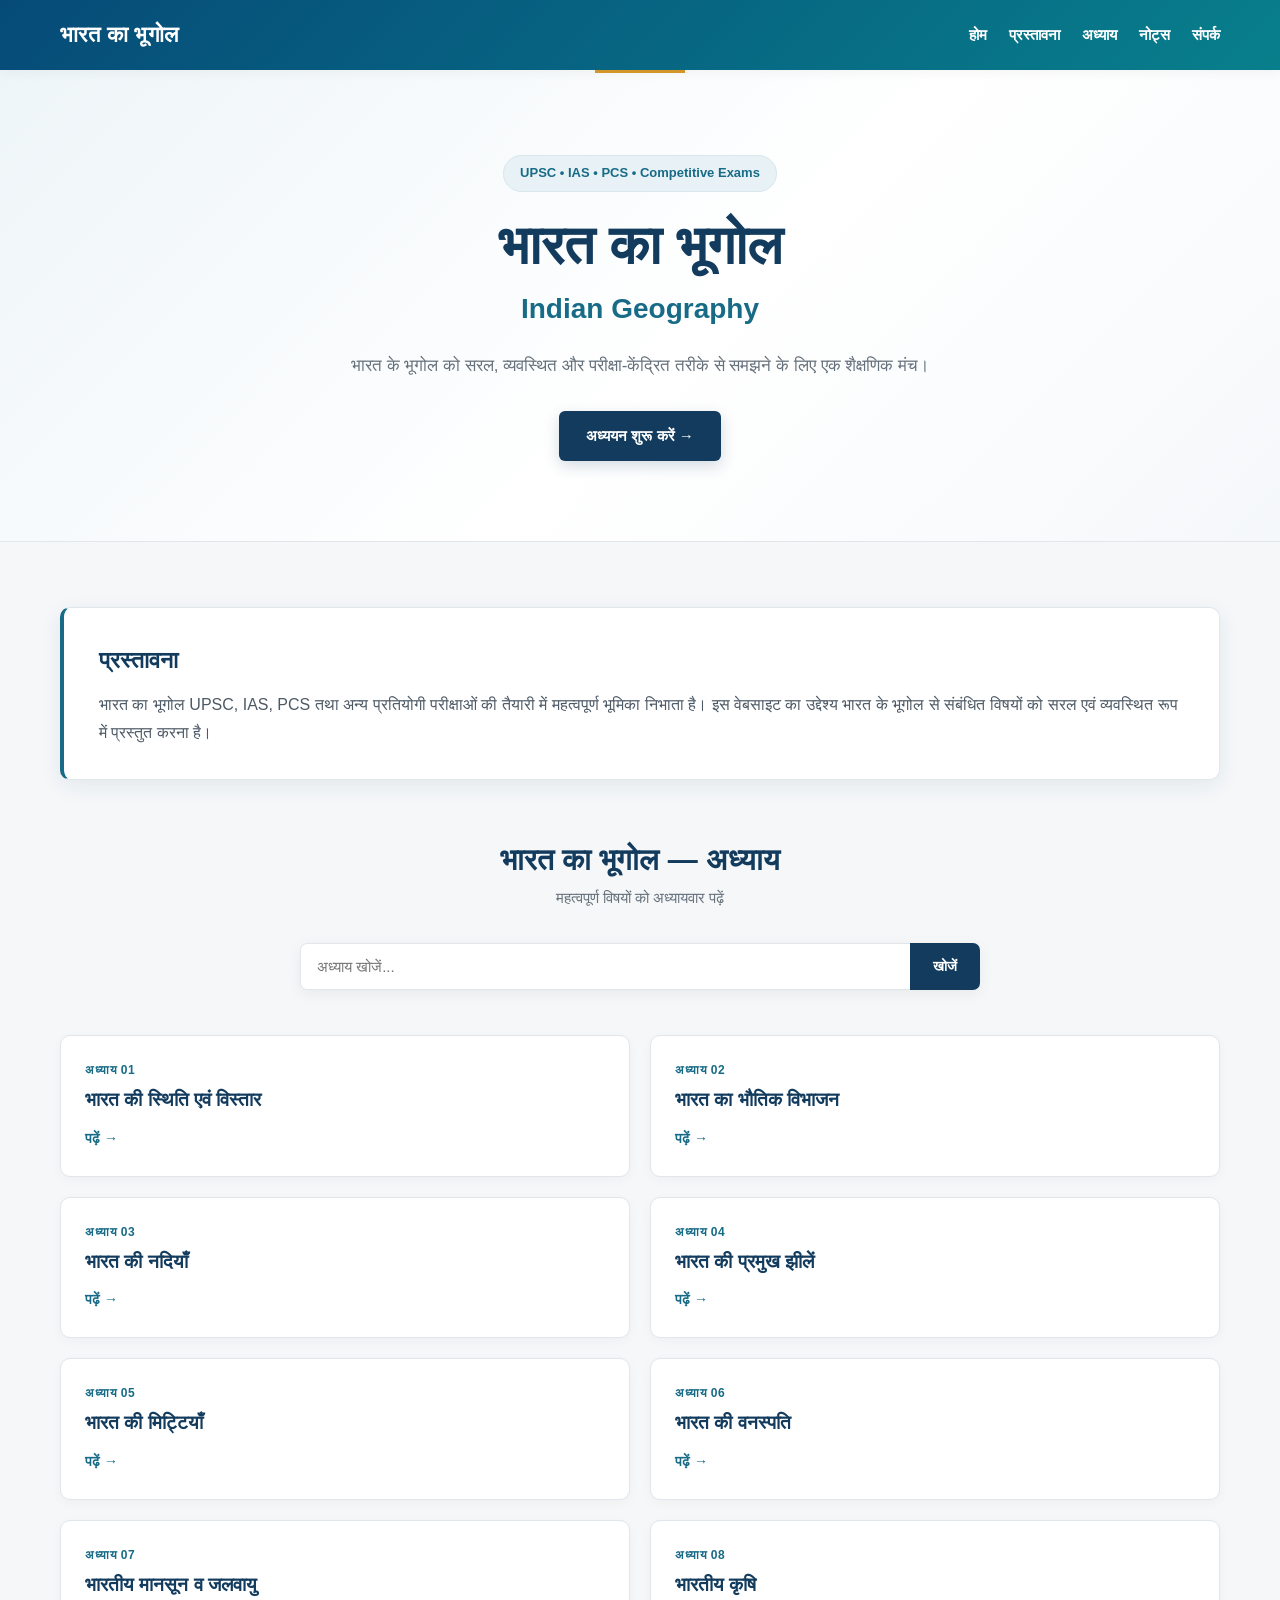
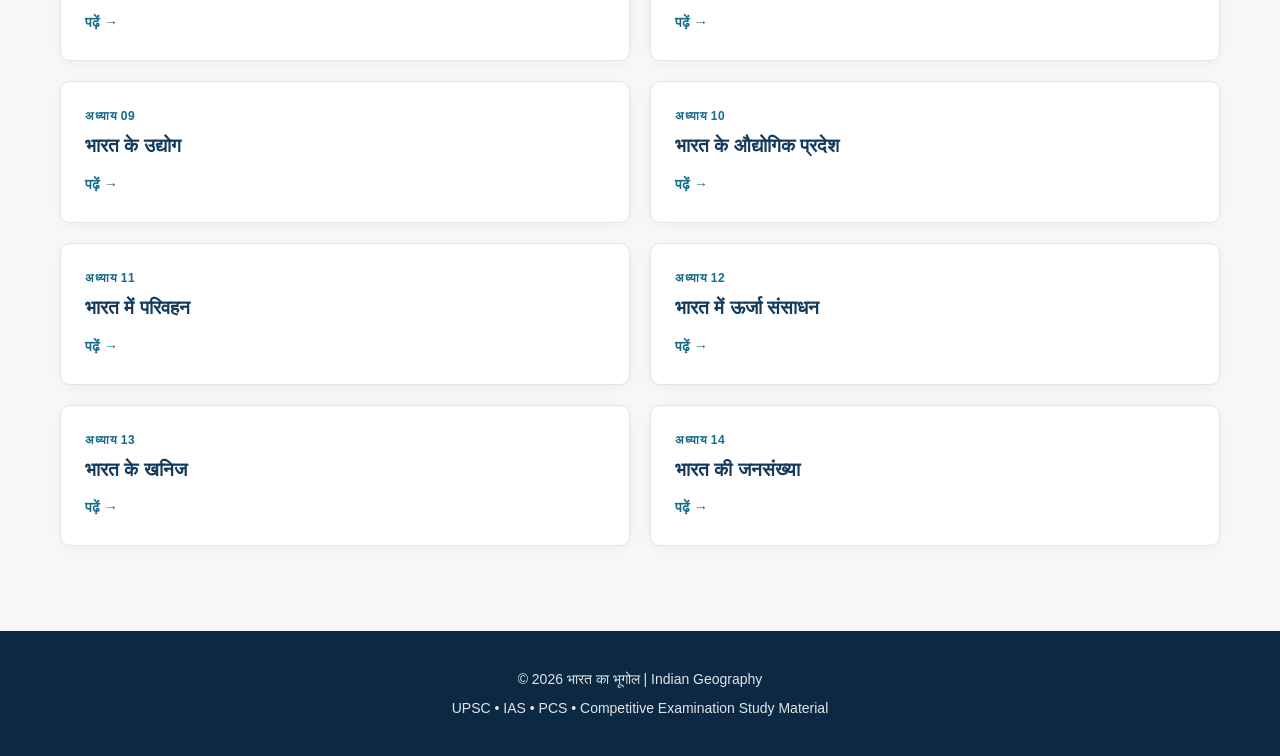
<file: index.html>
<!DOCTYPE html>
<html lang="hi">
<head>
    <link rel="stylesheet" href="style.css">
    <meta charset="UTF-8">

    <meta name="viewport" content="width=device-width, initial-scale=1.0">

    <title>भारत का भूगोल | Indian Geography | UPSC IAS PCS</title>

    <meta name="description"
          content="भारत का भूगोल — UPSC, IAS, PCS एवं अन्य प्रतियोगी परीक्षाओं के लिए सरल और व्यवस्थित अध्ययन सामग्री।">

    <meta name="keywords"
          content="Indian Geography, भारत का भूगोल, Indian Geography Notes, UPSC Geography, IAS Geography, PCS Geography">

    <meta name="author" content="भारत का भूगोल">

    
</head>

<body>

<header>
    <div class="nav">

        <div class="logo">
            भारत का भूगोल
        </div>

        <nav>
            <a href="index.html">होम</a>
            <a href="about.html">प्रस्तावना</a>
            <a href="chapters.html">अध्याय</a>
            <a href="notes.html">नोट्स</a>
            <a href="contact.html">संपर्क</a>
        </nav>

    </div>
</header>


<section class="hero">

    <div class="tag">
        UPSC • IAS • PCS • Competitive Exams
    </div>

    <h1>भारत का भूगोल</h1>

    <h2>Indian Geography</h2>

    <p>
        भारत के भूगोल को सरल, व्यवस्थित और परीक्षा-केंद्रित
        तरीके से समझने के लिए एक शैक्षणिक मंच।
    </p>

    <a href="chapters.html" class="button">
        अध्ययन शुरू करें →
    </a>

</section>


<main class="container">

    <section class="intro">

        <h3>प्रस्तावना</h3>

        <p>
            भारत का भूगोल UPSC, IAS, PCS तथा अन्य प्रतियोगी
            परीक्षाओं की तैयारी में महत्वपूर्ण भूमिका निभाता है।
            इस वेबसाइट का उद्देश्य भारत के भूगोल से संबंधित
            विषयों को सरल एवं व्यवस्थित रूप में प्रस्तुत करना है।
        </p>

    </section>


    <div class="section-title">

        <h2>भारत का भूगोल — अध्याय</h2>

        <p>
            महत्वपूर्ण विषयों को अध्यायवार पढ़ें
        </p>

    </div>


    <div class="search-box">

        <input
            type="search"
            placeholder="अध्याय खोजें..."
            aria-label="अध्याय खोजें">

        <button type="button">
            खोजें
        </button>

    </div>


    <section class="chapters">

        <div class="chapter">
            <div class="chapter-number">अध्याय 01</div>
            <h3>भारत की स्थिति एवं विस्तार</h3>
            <a href="chapter-01.html">पढ़ें →</a>
        </div>

        <div class="chapter">
            <div class="chapter-number">अध्याय 02</div>
            <h3>भारत का भौतिक विभाजन</h3>
            <a href="chapter-02.html">पढ़ें →</a>
        </div>

        <div class="chapter">
            <div class="chapter-number">अध्याय 03</div>
            <h3>भारत की नदियाँ</h3>
            <a href="chapter-03.html">पढ़ें →</a>
        </div>

        <div class="chapter">
            <div class="chapter-number">अध्याय 04</div>
            <h3>भारत की प्रमुख झीलें</h3>
            <a href="chapter-04.html">पढ़ें →</a>
        </div>

        <div class="chapter">
            <div class="chapter-number">अध्याय 05</div>
            <h3>भारत की मिट्टियाँ</h3>
            <a href="chapter-05.html">पढ़ें →</a>
        </div>

        <div class="chapter">
            <div class="chapter-number">अध्याय 06</div>
            <h3>भारत की वनस्पति</h3>
            <a href="chapter-06.html">पढ़ें →</a>
        </div>

        <div class="chapter">
            <div class="chapter-number">अध्याय 07</div>
            <h3>भारतीय मानसून व जलवायु</h3>
            <a href="chapter-07.html">पढ़ें →</a>
        </div>

        <div class="chapter">
            <div class="chapter-number">अध्याय 08</div>
            <h3>भारतीय कृषि</h3>
            <a href="chapter-08.html">पढ़ें →</a>
        </div>

        <div class="chapter">
            <div class="chapter-number">अध्याय 09</div>
            <h3>भारत के उद्योग</h3>
            <a href="chapter-09.html">पढ़ें →</a>
        </div>

        <div class="chapter">
            <div class="chapter-number">अध्याय 10</div>
            <h3>भारत के औद्योगिक प्रदेश</h3>
            <a href="chapter-10.html">पढ़ें →</a>
        </div>

        <div class="chapter">
            <div class="chapter-number">अध्याय 11</div>
            <h3>भारत में परिवहन</h3>
            <a href="chapter-11.html">पढ़ें →</a>
        </div>

        <div class="chapter">
            <div class="chapter-number">अध्याय 12</div>
            <h3>भारत में ऊर्जा संसाधन</h3>
            <a href="chapter-12.html">पढ़ें →</a>
        </div>

        <div class="chapter">
            <div class="chapter-number">अध्याय 13</div>
            <h3>भारत के खनिज</h3>
            <a href="chapter-13.html">पढ़ें →</a>
        </div>

        <div class="chapter">
            <div class="chapter-number">अध्याय 14</div>
            <h3>भारत की जनसंख्या</h3>
            <a href="chapter-14.html">पढ़ें →</a>
        </div>

    </section>

</main>


<footer>

    <p>
        © 2026 भारत का भूगोल | Indian Geography
    </p>

    <p>
        UPSC • IAS • PCS • Competitive Examination Study Material
    </p>

</footer>

</body>
</html>
</file>
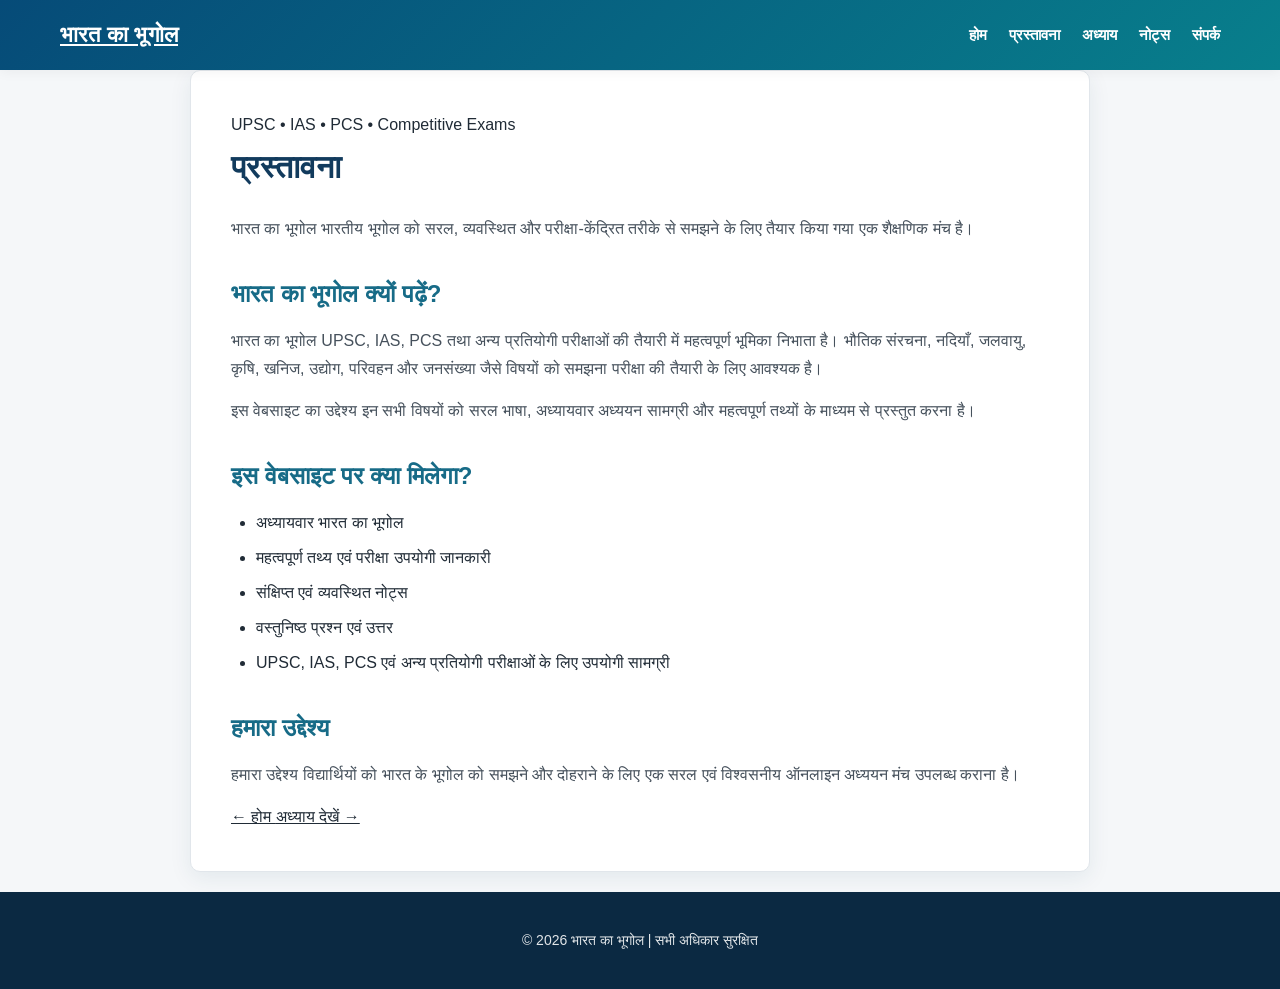
<file: about.html>
<!DOCTYPE html>
<html lang="hi">

<head>
    <meta charset="UTF-8">
    <meta name="viewport" content="width=device-width, initial-scale=1.0">

    <title>प्रस्तावना | भारत का भूगोल</title>

    <meta name="description"
          content="भारत का भूगोल वेबसाइट की प्रस्तावना। UPSC, IAS, PCS एवं प्रतियोगी परीक्षाओं के लिए व्यवस्थित अध्ययन सामग्री।">

    <link rel="stylesheet" href="style.css">
</head>

<body>

<header>
    <div class="nav">

        <a href="index.html" class="logo">
            भारत का भूगोल
        </a>

        <nav>
            <a href="index.html">होम</a>
            <a href="about.html">प्रस्तावना</a>
            <a href="chapters.html">अध्याय</a>
            <a href="notes.html">नोट्स</a>
            <a href="contact.html">संपर्क</a>
        </nav>

    </div>
</header>


<main class="content-page">

    <section class="page-hero">

        <span class="hero-tag">
            UPSC • IAS • PCS • Competitive Exams
        </span>

        <h1>प्रस्तावना</h1>

        <p>
            भारत का भूगोल भारतीय भूगोल को सरल, व्यवस्थित और
            परीक्षा-केंद्रित तरीके से समझने के लिए तैयार किया गया
            एक शैक्षणिक मंच है।
        </p>

    </section>


    <section class="content-card">

        <h2>भारत का भूगोल क्यों पढ़ें?</h2>

        <p>
            भारत का भूगोल UPSC, IAS, PCS तथा अन्य प्रतियोगी
            परीक्षाओं की तैयारी में महत्वपूर्ण भूमिका निभाता है।
            भौतिक संरचना, नदियाँ, जलवायु, कृषि, खनिज, उद्योग,
            परिवहन और जनसंख्या जैसे विषयों को समझना परीक्षा की
            तैयारी के लिए आवश्यक है।
        </p>

        <p>
            इस वेबसाइट का उद्देश्य इन सभी विषयों को सरल भाषा,
            अध्यायवार अध्ययन सामग्री और महत्वपूर्ण तथ्यों के
            माध्यम से प्रस्तुत करना है।
        </p>

    </section>


    <section class="content-card">

        <h2>इस वेबसाइट पर क्या मिलेगा?</h2>

        <ul>
            <li>अध्यायवार भारत का भूगोल</li>
            <li>महत्वपूर्ण तथ्य एवं परीक्षा उपयोगी जानकारी</li>
            <li>संक्षिप्त एवं व्यवस्थित नोट्स</li>
            <li>वस्तुनिष्ठ प्रश्न एवं उत्तर</li>
            <li>UPSC, IAS, PCS एवं अन्य प्रतियोगी परीक्षाओं के लिए उपयोगी सामग्री</li>
        </ul>

    </section>


    <section class="content-card">

        <h2>हमारा उद्देश्य</h2>

        <p>
            हमारा उद्देश्य विद्यार्थियों को भारत के भूगोल को
            समझने और दोहराने के लिए एक सरल एवं विश्वसनीय
            ऑनलाइन अध्ययन मंच उपलब्ध कराना है।
        </p>

    </section>


    <div class="page-navigation">

        <a href="index.html" class="btn">
            ← होम
        </a>

        <a href="chapters.html" class="btn">
            अध्याय देखें →
        </a>

    </div>

</main>


<footer>
    <p>
        © 2026 भारत का भूगोल | सभी अधिकार सुरक्षित
    </p>
</footer>

</body>
</html>
</file>
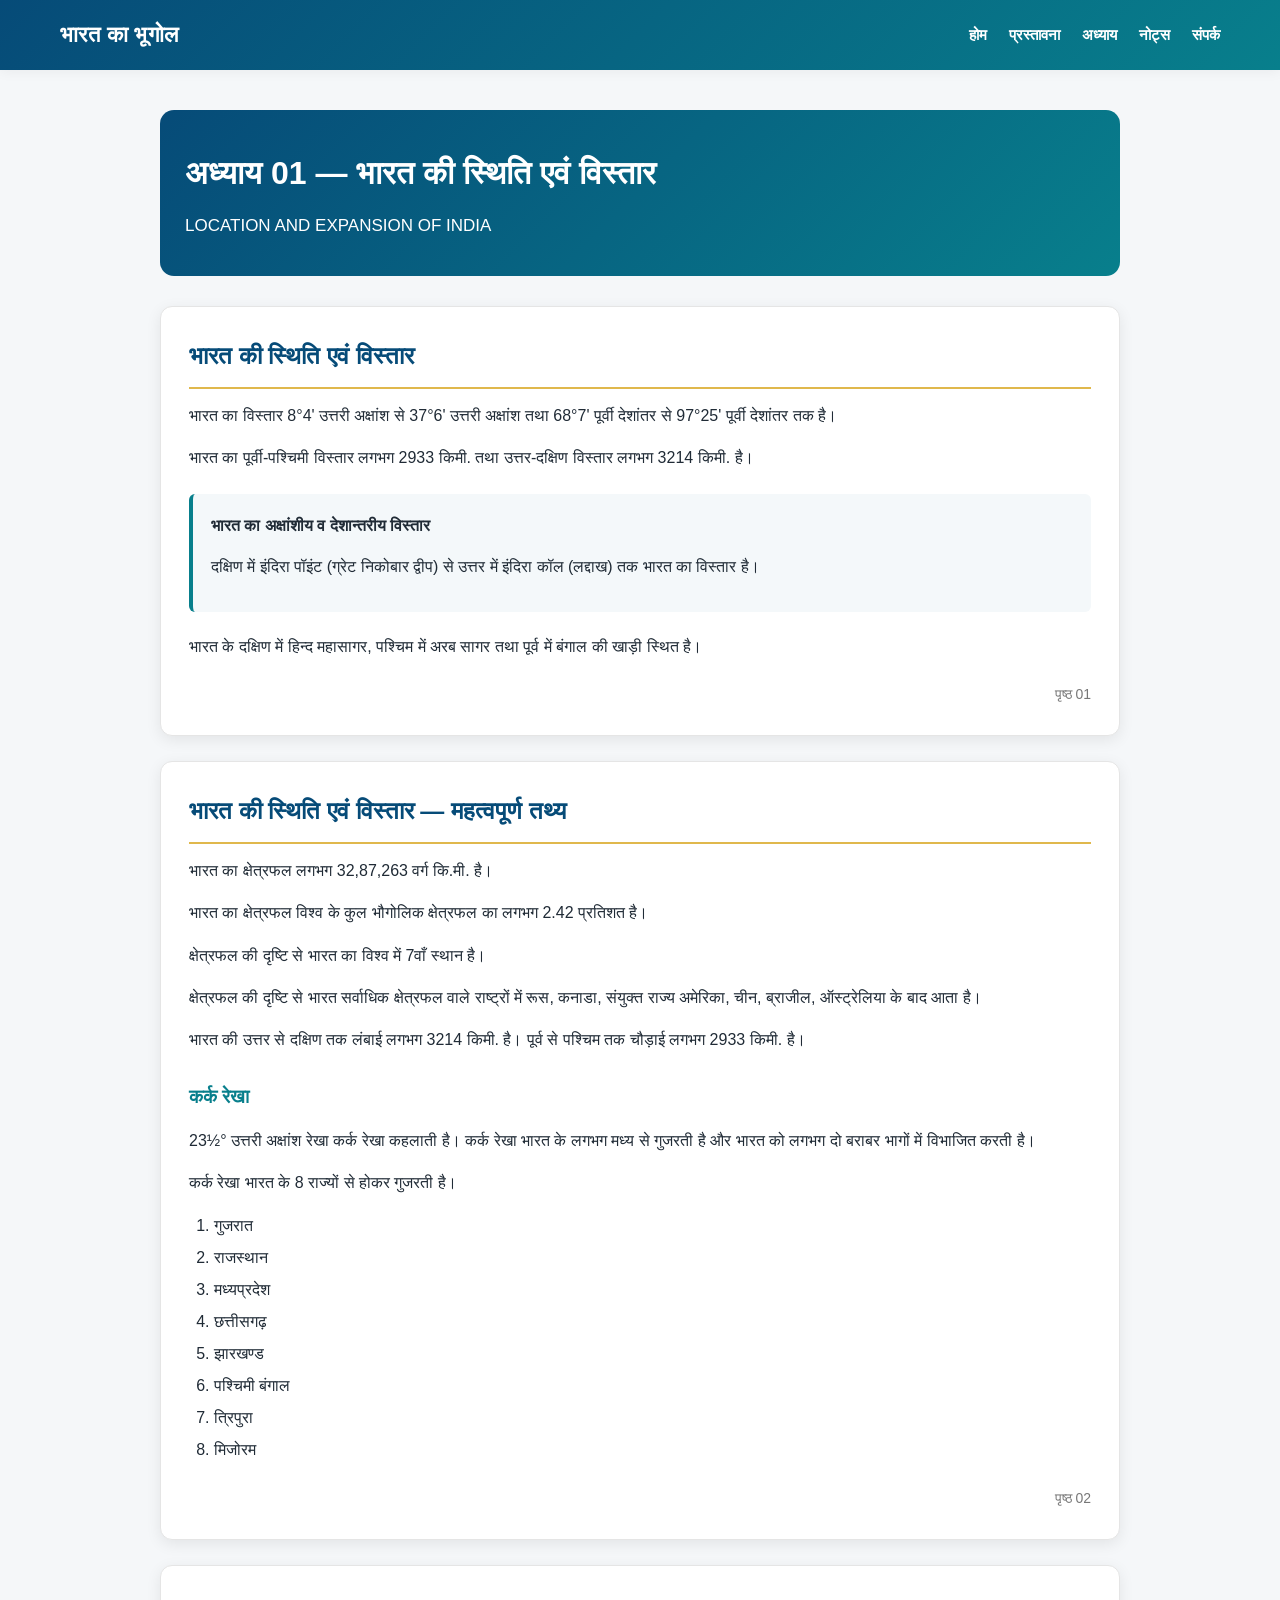
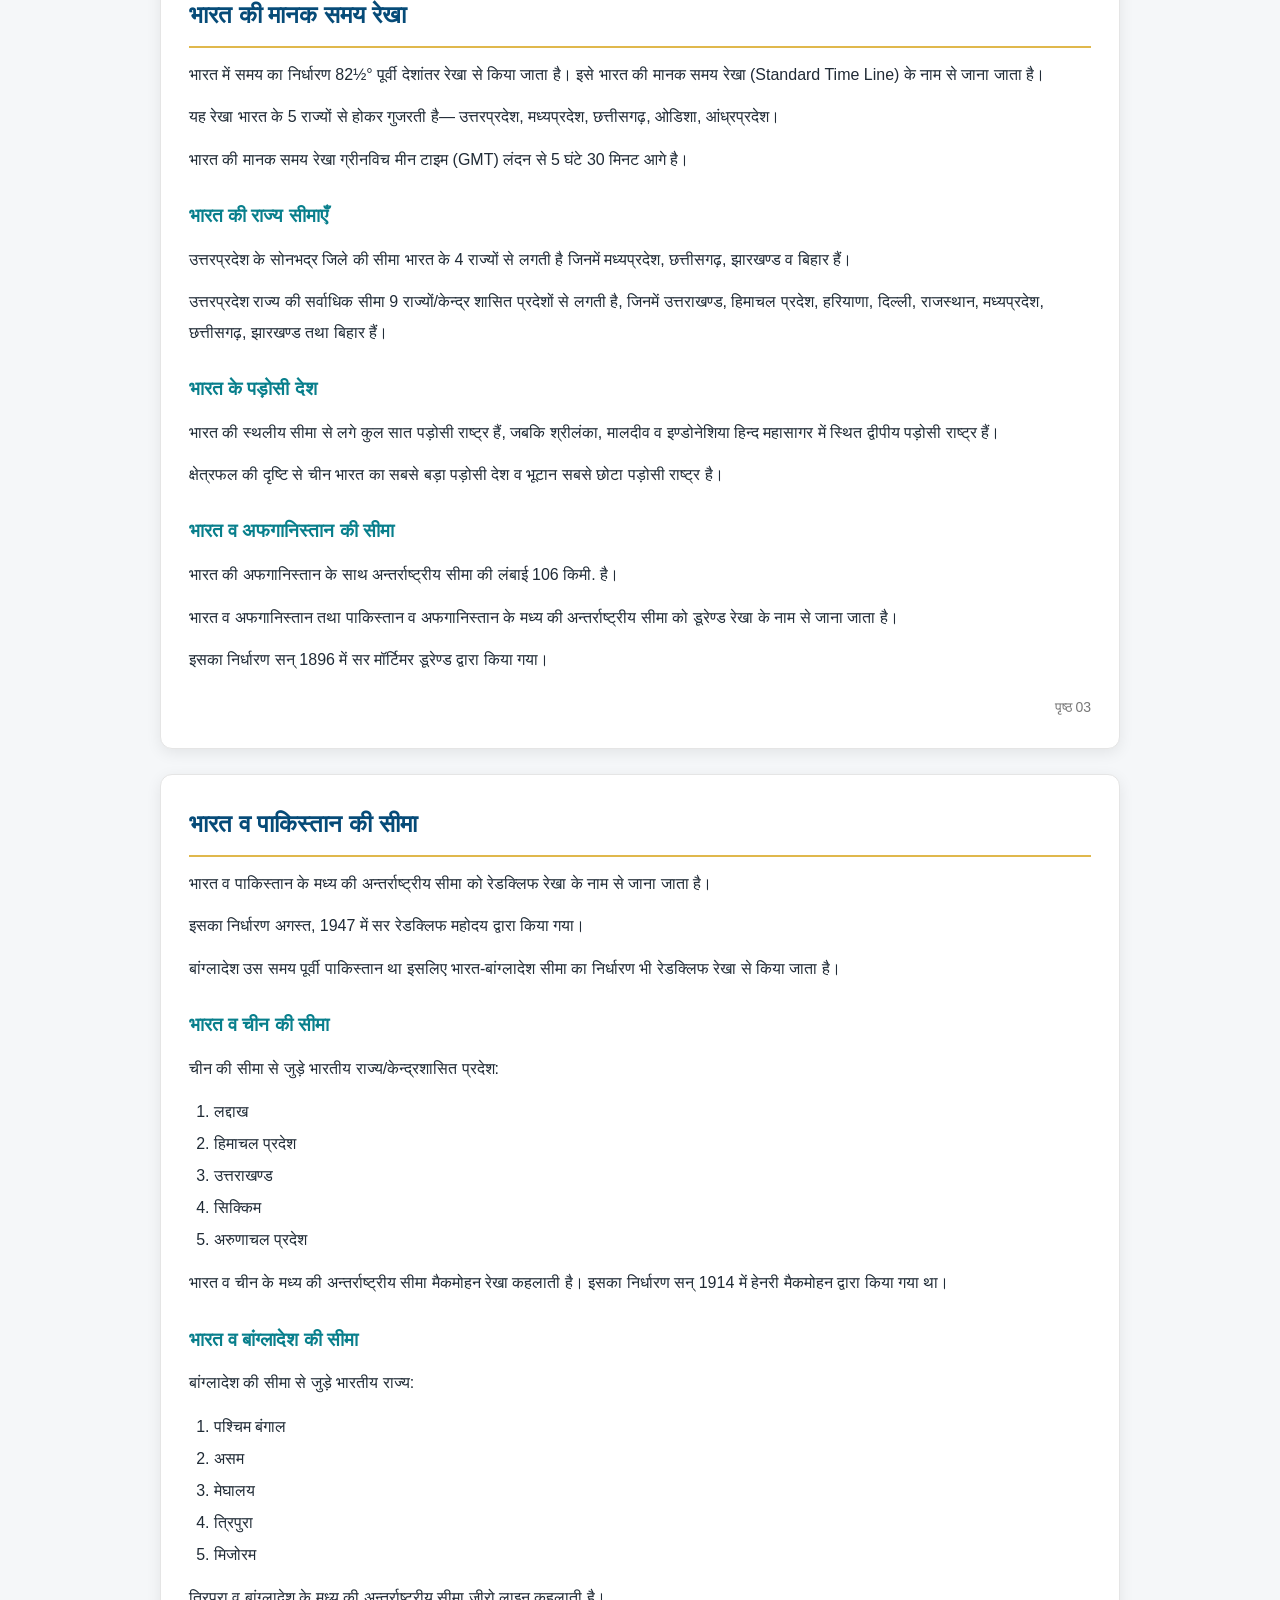
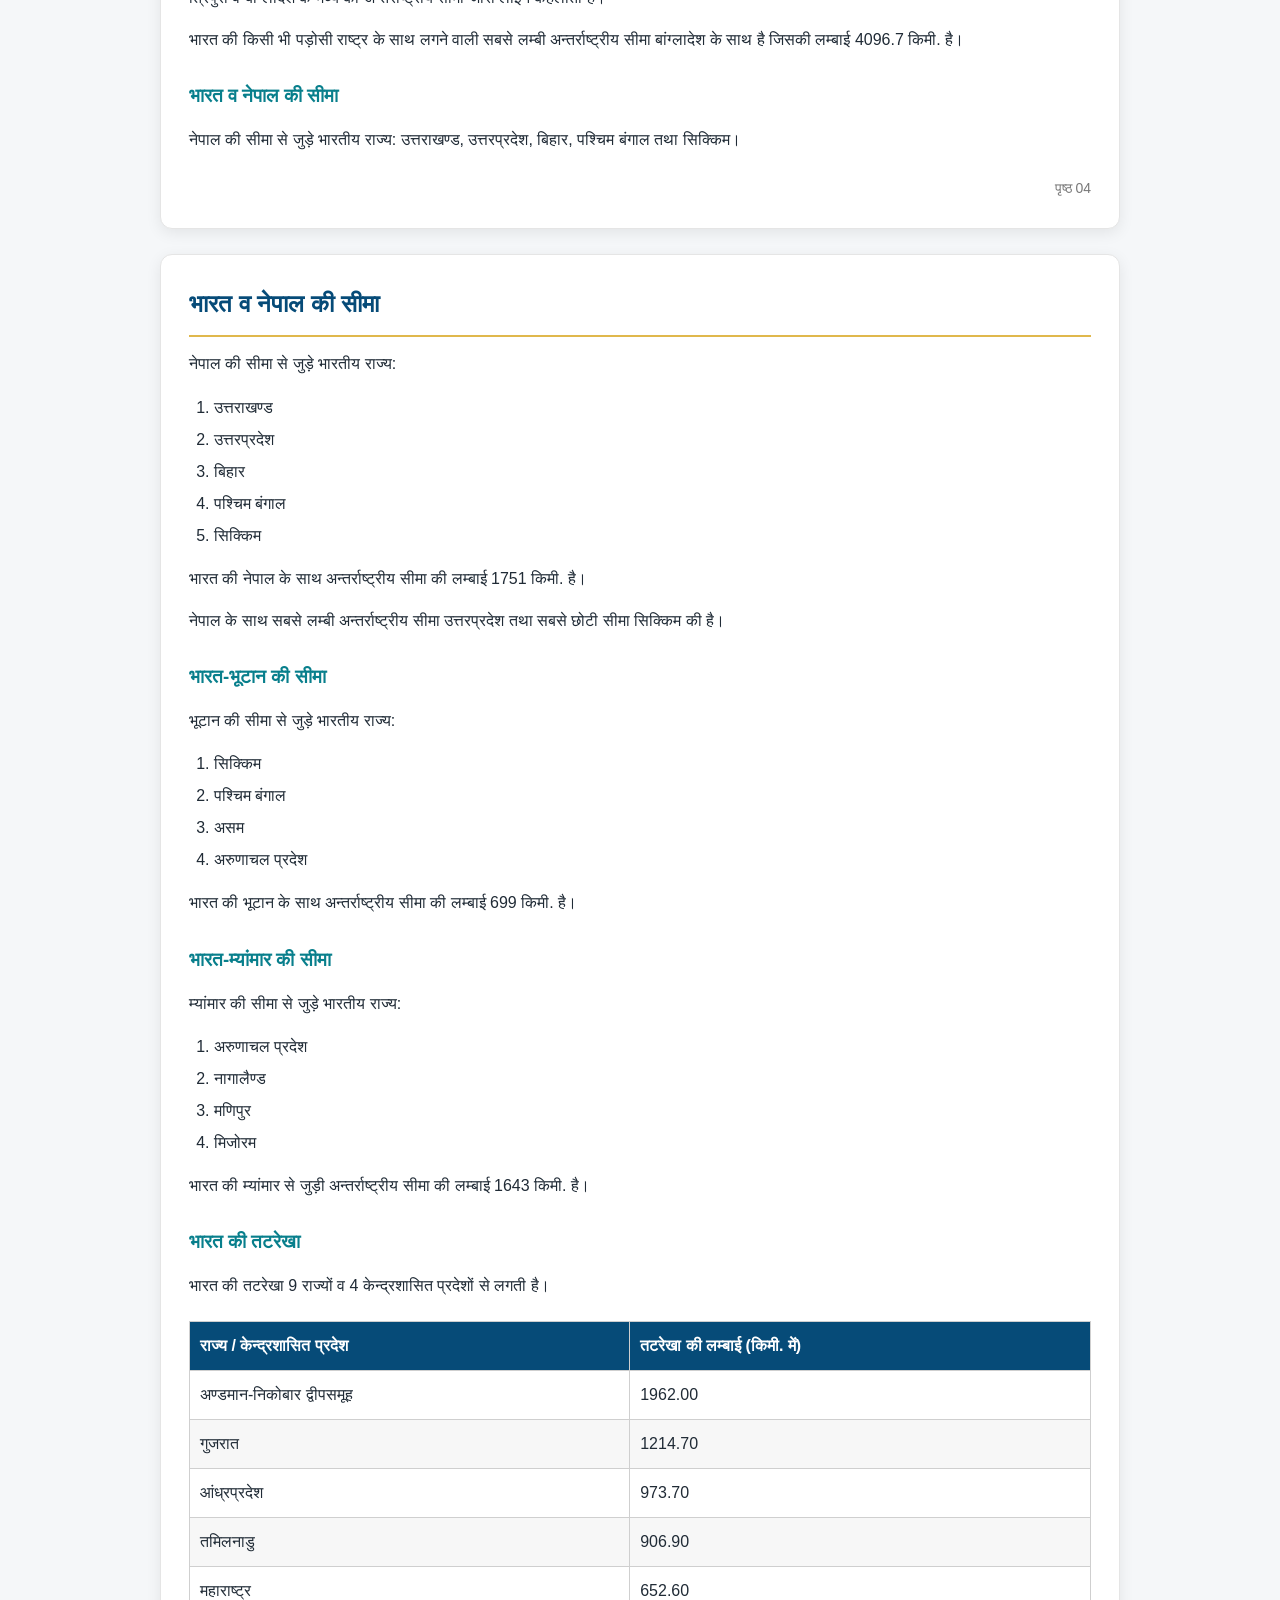
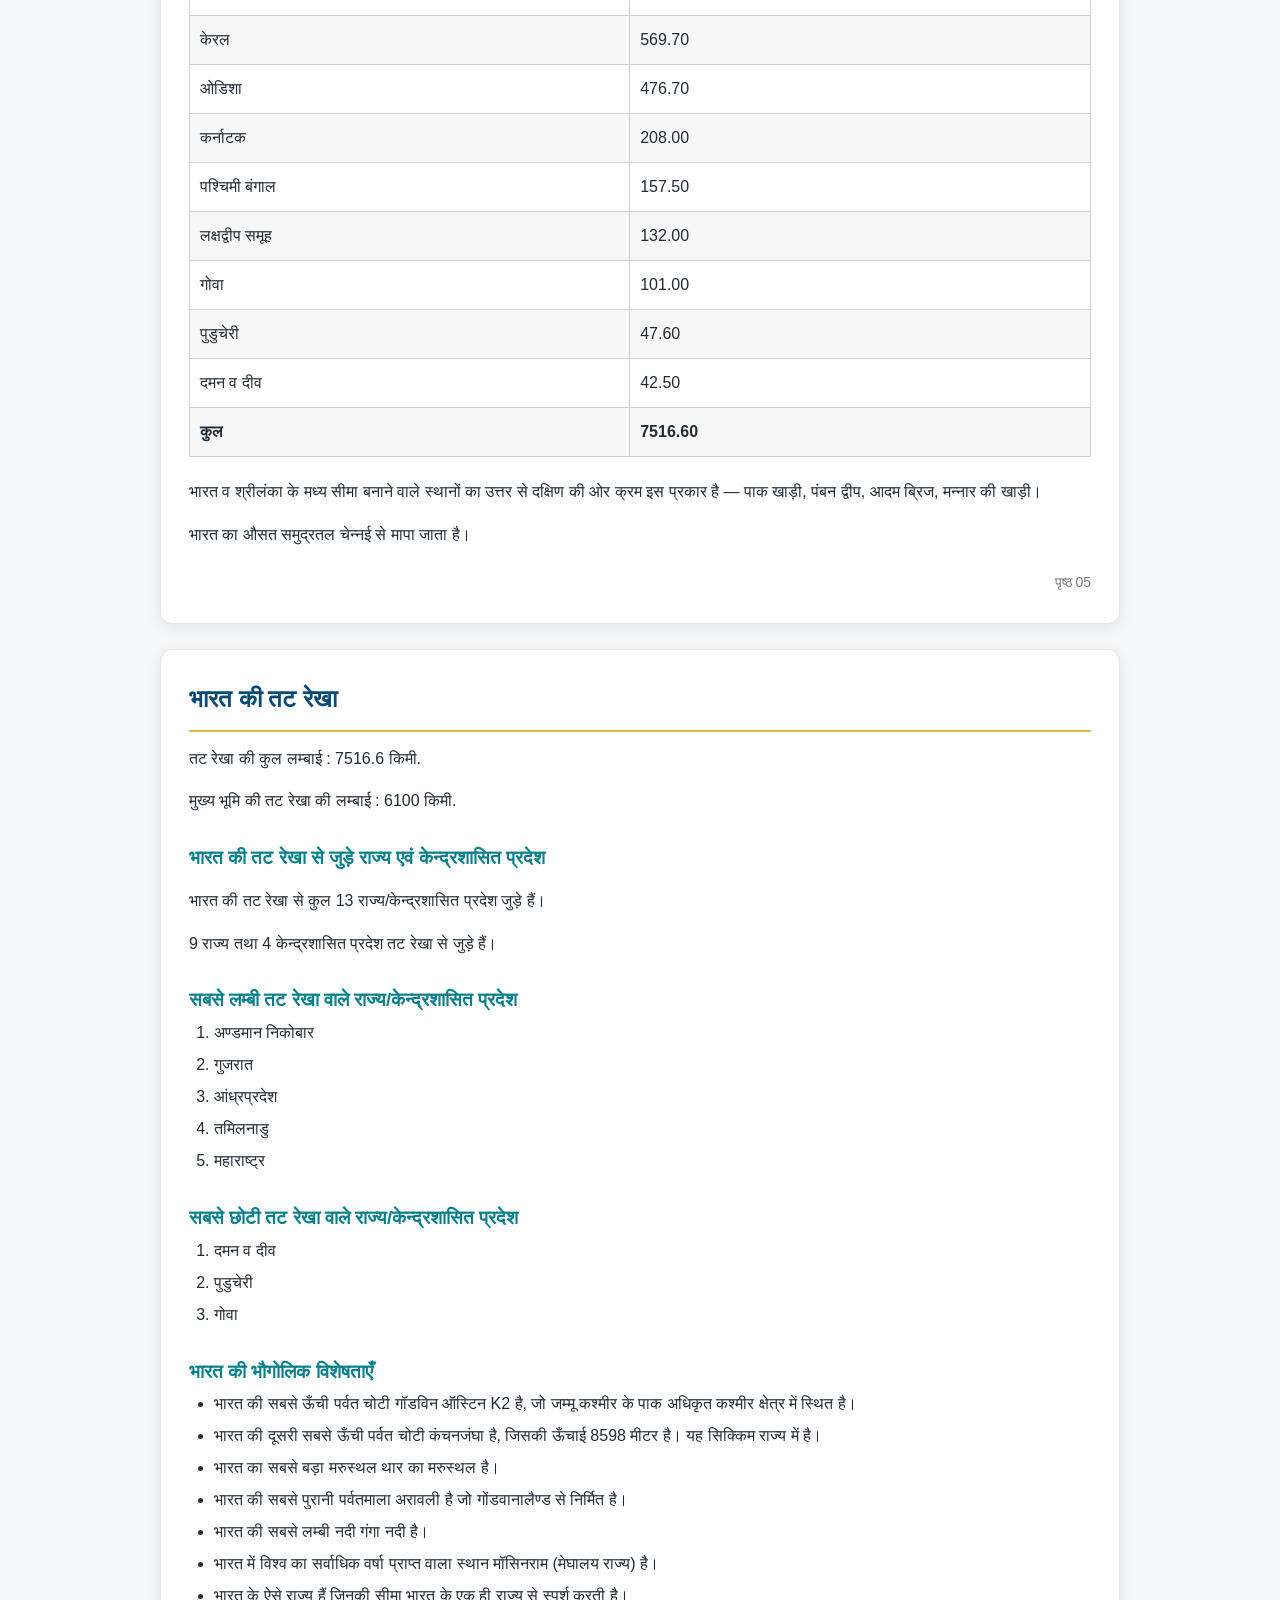
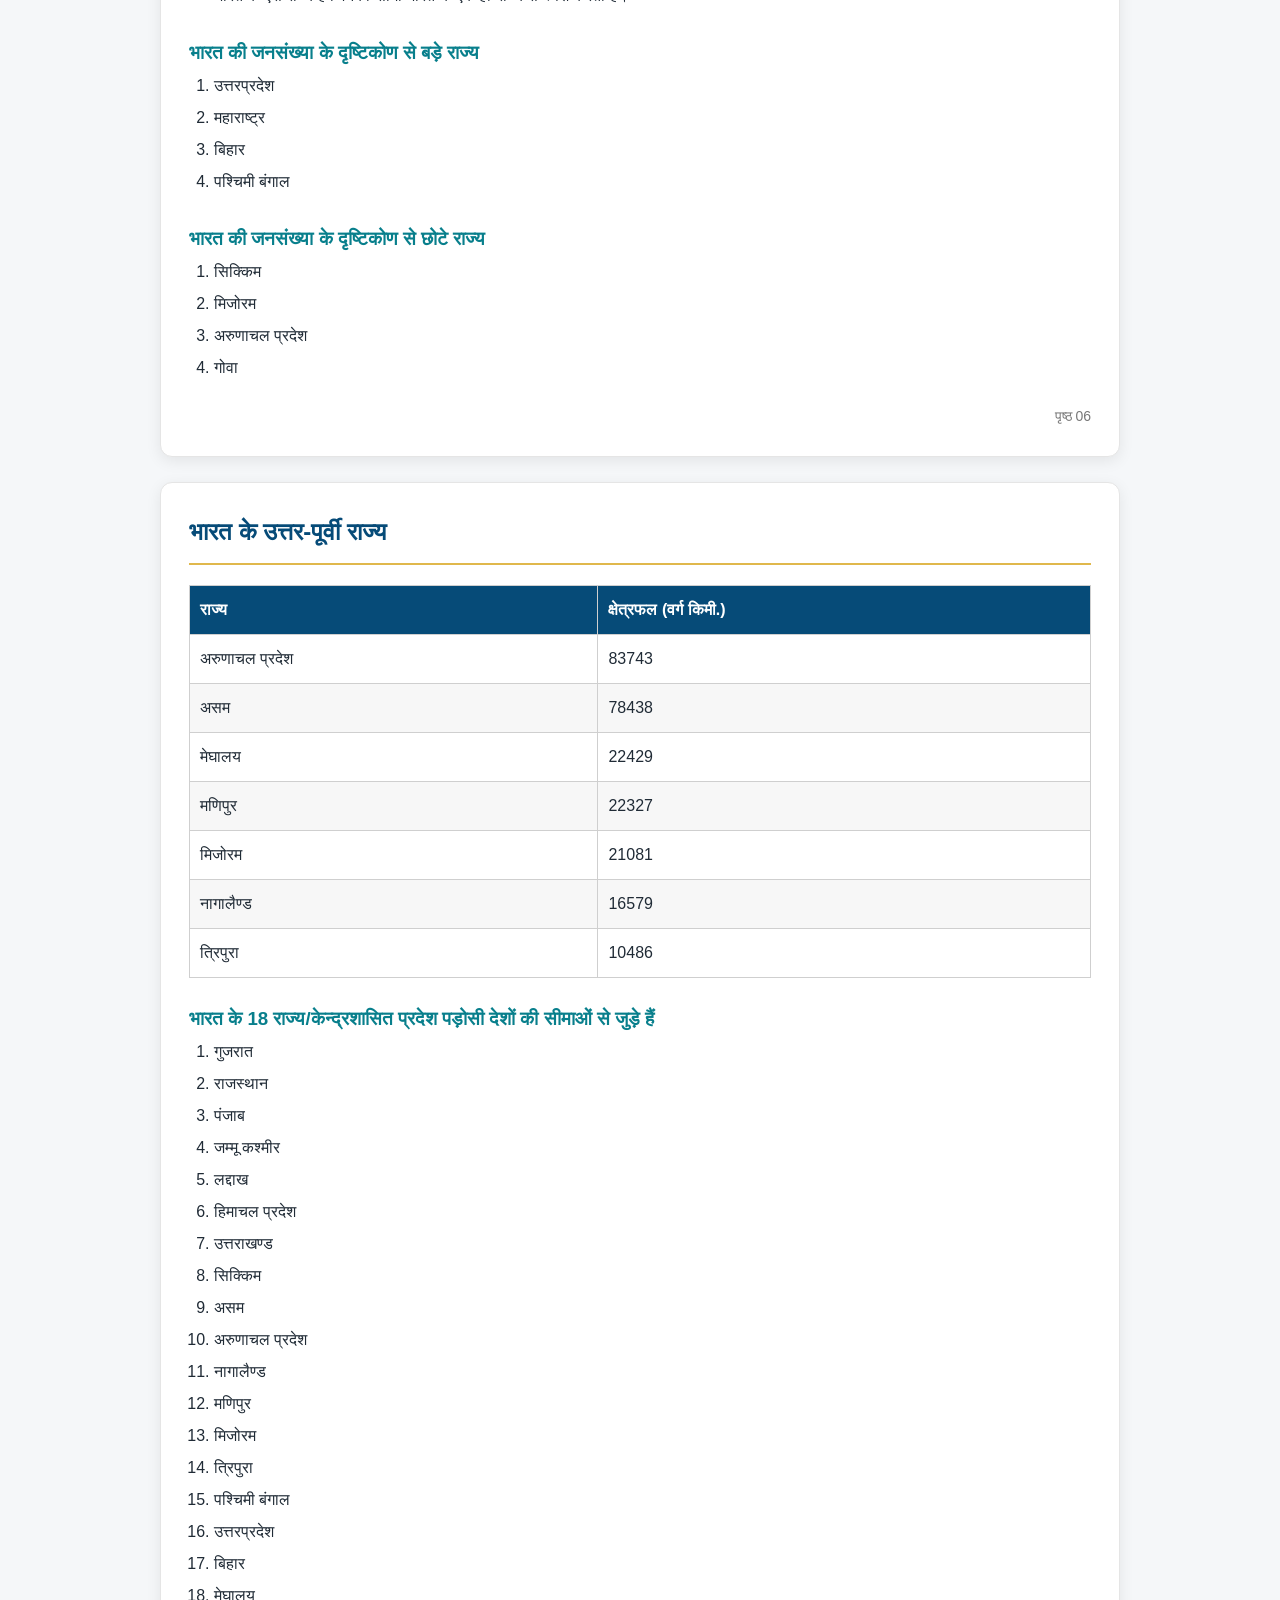
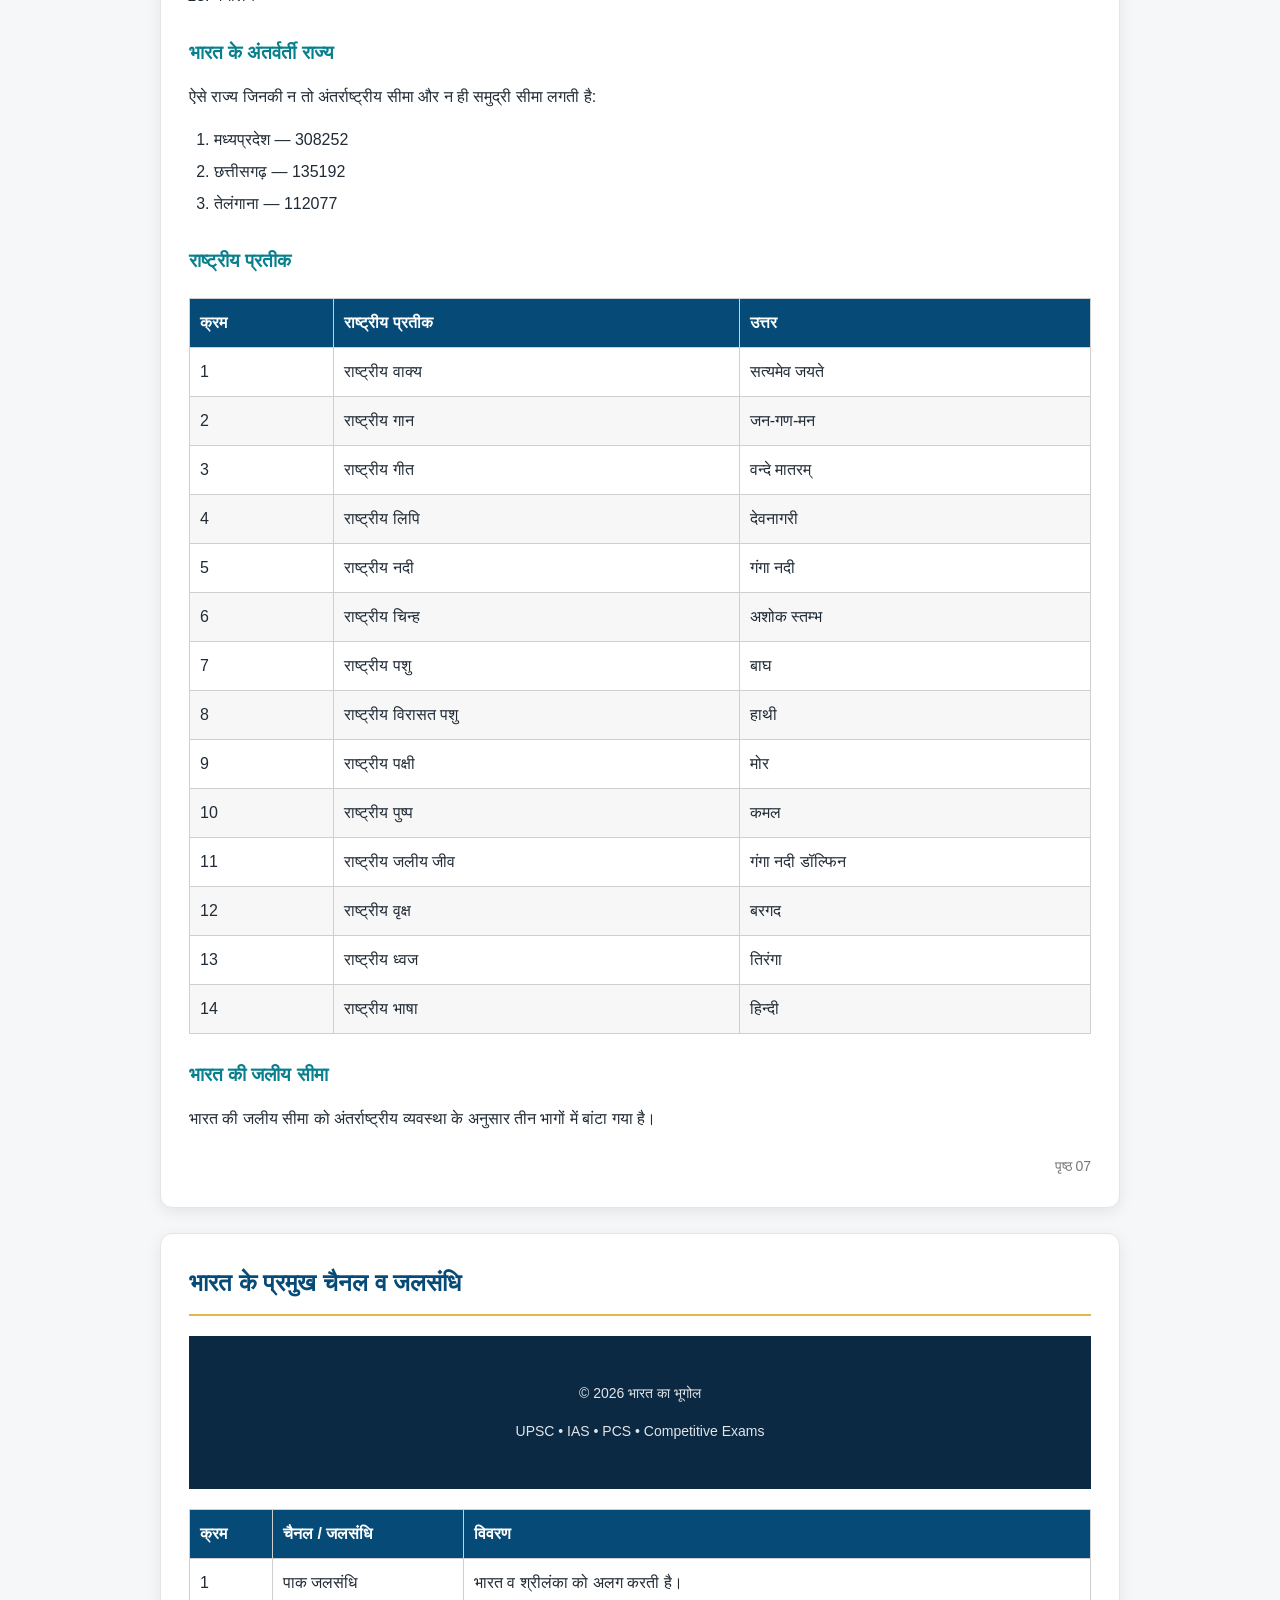
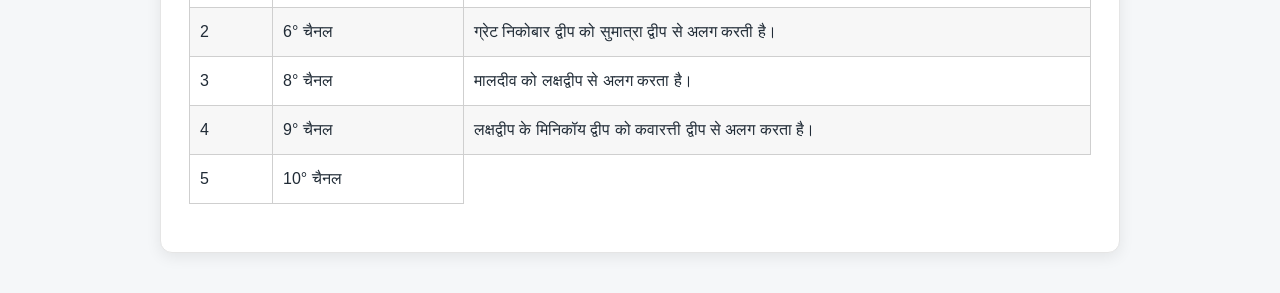
<file: chapter-01.html>
<!DOCTYPE html>
<html lang="hi">

<head>
    <meta charset="UTF-8">

    <meta name="viewport"
          content="width=device-width, initial-scale=1.0">

    <title>अध्याय 01 | भारत की स्थिति एवं विस्तार</title>

    <meta name="description"
          content="भारत की स्थिति एवं विस्तार - भारत का भूगोल">

    <meta name="keywords"
          content="भारत की स्थिति एवं विस्तार, Indian Geography, भारत का भूगोल, UPSC Geography">

    <link rel="stylesheet" href="style.css">

    <style>
        .chapter-content {
            max-width: 1000px;
            margin: 40px auto;
            padding: 0 20px;
        }

        .chapter-title {
            background: linear-gradient(135deg, #064b78, #087f8c);
            color: white;
            padding: 35px 25px;
            border-radius: 14px;
            margin-bottom: 30px;
        }

        .chapter-title h1 {
            margin: 0 0 10px;
            font-size: 32px;
        }

        .chapter-title p {
            margin: 0;
            font-size: 17px;
        }

        .page-section {
            background: #ffffff;
            padding: 28px;
            margin-bottom: 25px;
            border-radius: 12px;
            box-shadow: 0 4px 15px rgba(0,0,0,0.08);
            border: 1px solid #e5e5e5;
        }

        .page-section h2 {
            color: #064b78;
            margin-top: 0;
            border-bottom: 2px solid #e0b84c;
            padding-bottom: 10px;
        }

        .page-section h3 {
            color: #087f8c;
            margin-top: 25px;
        }

        .page-section p {
            line-height: 1.9;
            margin: 12px 0;
        }

        .page-section ul,
        .page-section ol {
            line-height: 2;
            padding-left: 25px;
        }

        .info-box {
            background: #f4f8fa;
            border-left: 4px solid #087f8c;
            padding: 18px;
            margin: 20px 0;
            border-radius: 6px;
        }

        .data-table {
            width: 100%;
            border-collapse: collapse;
            margin: 20px 0;
        }

        .data-table th,
        .data-table td {
            border: 1px solid #cfcfcf;
            padding: 10px;
            text-align: left;
        }

        .data-table th {
            background: #064b78;
            color: white;
        }

        .data-table tr:nth-child(even) {
            background: #f7f7f7;
        }

        .page-number {
            text-align: right;
            color: #777;
            font-size: 14px;
            margin-top: 20px;
        }

        @media (max-width: 600px) {
            .chapter-content {
                padding: 0 12px;
            }

            .page-section {
                padding: 18px;
            }

            .chapter-title h1 {
                font-size: 25px;
            }

            .data-table {
                font-size: 14px;
            }
        }
    </style>
</head>

<body>

<header>

    <div class="nav">

        <div class="logo">
            भारत का भूगोल
        </div>

        <nav>
            <a href="index.html">होम</a>
            <a href="about.html">प्रस्तावना</a>
            <a href="chapters.html">अध्याय</a>
            <a href="notes.html">नोट्स</a>
            <a href="contact.html">संपर्क</a>
        </nav>

    </div>

</header>


<main class="chapter-content">


    <!-- Chapter Heading -->

    <section class="chapter-title">

        <h1>
            अध्याय 01 — भारत की स्थिति एवं विस्तार
        </h1>

        <p>
            LOCATION AND EXPANSION OF INDIA
        </p>

    </section>


    <!-- Page 01 -->

    <section class="page-section">

        <h2>भारत की स्थिति एवं विस्तार</h2>

        <p>
            भारत का विस्तार 8°4' उत्तरी अक्षांश से 37°6' उत्तरी अक्षांश
            तथा 68°7' पूर्वी देशांतर से 97°25' पूर्वी देशांतर तक है।
        </p>

        <p>
            भारत का पूर्वी-पश्चिमी विस्तार लगभग 2933 किमी. तथा
            उत्तर-दक्षिण विस्तार लगभग 3214 किमी. है।
        </p>

        <div class="info-box">
            <strong>भारत का अक्षांशीय व देशान्तरीय विस्तार</strong>
            <p>
                दक्षिण में इंदिरा पॉइंट (ग्रेट निकोबार द्वीप) से
                उत्तर में इंदिरा कॉल (लद्दाख) तक भारत का विस्तार है।
            </p>
        </div>

        <p>
            भारत के दक्षिण में हिन्द महासागर, पश्चिम में अरब सागर
            तथा पूर्व में बंगाल की खाड़ी स्थित है।
        </p>

        <div class="page-number">
            पृष्ठ 01
        </div>

    </section>


    <!-- Page 02 -->

    <section class="page-section">

        <h2>भारत की स्थिति एवं विस्तार — महत्वपूर्ण तथ्य</h2>

        <p>
            भारत का क्षेत्रफल लगभग 32,87,263 वर्ग कि.मी. है।
        </p>

        <p>
            भारत का क्षेत्रफल विश्व के कुल भौगोलिक क्षेत्रफल का लगभग
            2.42 प्रतिशत है।
        </p>

        <p>
            क्षेत्रफल की दृष्टि से भारत का विश्व में 7वाँ स्थान है।
        </p>

        <p>
            क्षेत्रफल की दृष्टि से भारत सर्वाधिक क्षेत्रफल वाले राष्ट्रों
            में रूस, कनाडा, संयुक्त राज्य अमेरिका, चीन, ब्राजील,
            ऑस्ट्रेलिया के बाद आता है।
        </p>

        <p>
            भारत की उत्तर से दक्षिण तक लंबाई लगभग 3214 किमी. है।
            पूर्व से पश्चिम तक चौड़ाई लगभग 2933 किमी. है।
        </p>

        <h3>कर्क रेखा</h3>

        <p>
            23½° उत्तरी अक्षांश रेखा कर्क रेखा कहलाती है।
            कर्क रेखा भारत के लगभग मध्य से गुजरती है और भारत को
            लगभग दो बराबर भागों में विभाजित करती है।
        </p>

        <p>
            कर्क रेखा भारत के 8 राज्यों से होकर गुजरती है।
        </p>

        <ol>
            <li>गुजरात</li>
            <li>राजस्थान</li>
            <li>मध्यप्रदेश</li>
            <li>छत्तीसगढ़</li>
            <li>झारखण्ड</li>
            <li>पश्चिमी बंगाल</li>
            <li>त्रिपुरा</li>
            <li>मिजोरम</li>
        </ol>

        <div class="page-number">
            पृष्ठ 02
        </div>

    </section>


    <!-- Page 03 -->

    <section class="page-section">

        <h2>भारत की मानक समय रेखा</h2>

        <p>
            भारत में समय का निर्धारण 82½° पूर्वी देशांतर रेखा से किया
            जाता है। इसे भारत की मानक समय रेखा (Standard Time Line)
            के नाम से जाना जाता है।
        </p>

        <p>
            यह रेखा भारत के 5 राज्यों से होकर गुजरती है—
            उत्तरप्रदेश, मध्यप्रदेश, छत्तीसगढ़, ओडिशा, आंध्रप्रदेश।
        </p>

        <p>
            भारत की मानक समय रेखा ग्रीनविच मीन टाइम (GMT) लंदन से
            5 घंटे 30 मिनट आगे है।
        </p>

        <h3>भारत की राज्य सीमाएँ</h3>

        <p>
            उत्तरप्रदेश के सोनभद्र जिले की सीमा भारत के 4 राज्यों से
            लगती है जिनमें मध्यप्रदेश, छत्तीसगढ़, झारखण्ड व बिहार हैं।
        </p>

        <p>
            उत्तरप्रदेश राज्य की सर्वाधिक सीमा 9 राज्यों/केन्द्र शासित
            प्रदेशों से लगती है, जिनमें उत्तराखण्ड, हिमाचल प्रदेश,
            हरियाणा, दिल्ली, राजस्थान, मध्यप्रदेश, छत्तीसगढ़,
            झारखण्ड तथा बिहार हैं।
        </p>

        <h3>भारत के पड़ोसी देश</h3>

        <p>
            भारत की स्थलीय सीमा से लगे कुल सात पड़ोसी राष्ट्र हैं,
            जबकि श्रीलंका, मालदीव व इण्डोनेशिया हिन्द महासागर में
            स्थित द्वीपीय पड़ोसी राष्ट्र हैं।
        </p>

        <p>
            क्षेत्रफल की दृष्टि से चीन भारत का सबसे बड़ा पड़ोसी देश
            व भूटान सबसे छोटा पड़ोसी राष्ट्र है।
        </p>

        <h3>भारत व अफगानिस्तान की सीमा</h3>

        <p>
            भारत की अफगानिस्तान के साथ अन्तर्राष्ट्रीय सीमा की लंबाई
            106 किमी. है।
        </p>

        <p>
            भारत व अफगानिस्तान तथा पाकिस्तान व अफगानिस्तान के मध्य
            की अन्तर्राष्ट्रीय सीमा को डूरेण्ड रेखा के नाम से जाना जाता है।
        </p>

        <p>
            इसका निर्धारण सन् 1896 में सर मॉर्टिमर डूरेण्ड द्वारा किया गया।
        </p>

        <div class="page-number">
            पृष्ठ 03
        </div>

    </section>


    <!-- Page 04 -->

    <section class="page-section">

        <h2>भारत व पाकिस्तान की सीमा</h2>

        <p>
            भारत व पाकिस्तान के मध्य की अन्तर्राष्ट्रीय सीमा को
            रेडक्लिफ रेखा के नाम से जाना जाता है।
        </p>

        <p>
            इसका निर्धारण अगस्त, 1947 में सर रेडक्लिफ महोदय द्वारा
            किया गया।
        </p>

        <p>
            बांग्लादेश उस समय पूर्वी पाकिस्तान था इसलिए भारत-बांग्लादेश
            सीमा का निर्धारण भी रेडक्लिफ रेखा से किया जाता है।
        </p>

        <h3>भारत व चीन की सीमा</h3>

        <p>
            चीन की सीमा से जुड़े भारतीय राज्य/केन्द्रशासित प्रदेश:
        </p>

        <ol>
            <li>लद्दाख</li>
            <li>हिमाचल प्रदेश</li>
            <li>उत्तराखण्ड</li>
            <li>सिक्किम</li>
            <li>अरुणाचल प्रदेश</li>
        </ol>

        <p>
            भारत व चीन के मध्य की अन्तर्राष्ट्रीय सीमा मैकमोहन रेखा
            कहलाती है। इसका निर्धारण सन् 1914 में हेनरी मैकमोहन
            द्वारा किया गया था।
        </p>

        <h3>भारत व बांग्लादेश की सीमा</h3>

        <p>
            बांग्लादेश की सीमा से जुड़े भारतीय राज्य:
        </p>

        <ol>
            <li>पश्चिम बंगाल</li>
            <li>असम</li>
            <li>मेघालय</li>
            <li>त्रिपुरा</li>
            <li>मिजोरम</li>
        </ol>

        <p>
            त्रिपुरा व बांग्लादेश के मध्य की अन्तर्राष्ट्रीय सीमा
            जीरो लाइन कहलाती है।
        </p>

        <p>
            भारत की किसी भी पड़ोसी राष्ट्र के साथ लगने वाली सबसे
            लम्बी अन्तर्राष्ट्रीय सीमा बांग्लादेश के साथ है जिसकी
            लम्बाई 4096.7 किमी. है।
        </p>

        <h3>भारत व नेपाल की सीमा</h3>

        <p>
            नेपाल की सीमा से जुड़े भारतीय राज्य:
            उत्तराखण्ड, उत्तरप्रदेश, बिहार, पश्चिम बंगाल तथा सिक्किम।
        </p>

        <div class="page-number">
            पृष्ठ 04
        </div>

    </section>


    <!-- Page 05 -->

    <section class="page-section">

        <h2>भारत व नेपाल की सीमा</h2>

        <p>
            नेपाल की सीमा से जुड़े भारतीय राज्य:
        </p>

        <ol>
            <li>उत्तराखण्ड</li>
            <li>उत्तरप्रदेश</li>
            <li>बिहार</li>
            <li>पश्चिम बंगाल</li>
            <li>सिक्किम</li>
        </ol>

        <p>
            भारत की नेपाल के साथ अन्तर्राष्ट्रीय सीमा की लम्बाई
            1751 किमी. है।
        </p>

        <p>
            नेपाल के साथ सबसे लम्बी अन्तर्राष्ट्रीय सीमा उत्तरप्रदेश
            तथा सबसे छोटी सीमा सिक्किम की है।
        </p>

        <h3>भारत-भूटान की सीमा</h3>

        <p>
            भूटान की सीमा से जुड़े भारतीय राज्य:
        </p>

        <ol>
            <li>सिक्किम</li>
            <li>पश्चिम बंगाल</li>
            <li>असम</li>
            <li>अरुणाचल प्रदेश</li>
        </ol>

        <p>
            भारत की भूटान के साथ अन्तर्राष्ट्रीय सीमा की लम्बाई
            699 किमी. है।
        </p>

        <h3>भारत-म्यांमार की सीमा</h3>

        <p>
            म्यांमार की सीमा से जुड़े भारतीय राज्य:
        </p>

        <ol>
            <li>अरुणाचल प्रदेश</li>
            <li>नागालैण्ड</li>
            <li>मणिपुर</li>
            <li>मिजोरम</li>
        </ol>

        <p>
            भारत की म्यांमार से जुड़ी अन्तर्राष्ट्रीय सीमा की लम्बाई
            1643 किमी. है।
        </p>

        <h3>भारत की तटरेखा</h3>

        <p>
            भारत की तटरेखा 9 राज्यों व 4 केन्द्रशासित प्रदेशों से
            लगती है।
        </p>

        <table class="data-table">

            <thead>
                <tr>
                    <th>राज्य / केन्द्रशासित प्रदेश</th>
                    <th>तटरेखा की लम्बाई (किमी. में)</th>
                </tr>
            </thead>

            <tbody>
                <tr><td>अण्डमान-निकोबार द्वीपसमूह</td><td>1962.00</td></tr>
                <tr><td>गुजरात</td><td>1214.70</td></tr>
                <tr><td>आंध्रप्रदेश</td><td>973.70</td></tr>
                <tr><td>तमिलनाडु</td><td>906.90</td></tr>
                <tr><td>महाराष्ट्र</td><td>652.60</td></tr>
                <tr><td>केरल</td><td>569.70</td></tr>
                <tr><td>ओडिशा</td><td>476.70</td></tr>
                <tr><td>कर्नाटक</td><td>208.00</td></tr>
                <tr><td>पश्चिमी बंगाल</td><td>157.50</td></tr>
                <tr><td>लक्षद्वीप समूह</td><td>132.00</td></tr>
                <tr><td>गोवा</td><td>101.00</td></tr>
                <tr><td>पुडुचेरी</td><td>47.60</td></tr>
                <tr><td>दमन व दीव</td><td>42.50</td></tr>
                <tr><td><strong>कुल</strong></td><td><strong>7516.60</strong></td></tr>
            </tbody>

        </table>

        <p>
            भारत व श्रीलंका के मध्य सीमा बनाने वाले स्थानों का उत्तर
            से दक्षिण की ओर क्रम इस प्रकार है — पाक खाड़ी,
            पंबन द्वीप, आदम ब्रिज, मन्नार की खाड़ी।
        </p>

        <p>
            भारत का औसत समुद्रतल चेन्नई से मापा जाता है।
        </p>

        <div class="page-number">
            पृष्ठ 05
        </div>

    </section>


    <!-- Page 06 -->

    <section class="page-section">

        <h2>भारत की तट रेखा</h2>

        <p>
            तट रेखा की कुल लम्बाई : 7516.6 किमी.
        </p>

        <p>
            मुख्य भूमि की तट रेखा की लम्बाई : 6100 किमी.
        </p>

        <h3>भारत की तट रेखा से जुड़े राज्य एवं केन्द्रशासित प्रदेश</h3>

        <p>
            भारत की तट रेखा से कुल 13 राज्य/केन्द्रशासित प्रदेश जुड़े हैं।
        </p>

        <p>
            9 राज्य तथा 4 केन्द्रशासित प्रदेश तट रेखा से जुड़े हैं।
        </p>

        <h3>सबसे लम्बी तट रेखा वाले राज्य/केन्द्रशासित प्रदेश</h3>

        <ol>
            <li>अण्डमान निकोबार</li>
            <li>गुजरात</li>
            <li>आंध्रप्रदेश</li>
            <li>तमिलनाडु</li>
            <li>महाराष्ट्र</li>
        </ol>

        <h3>सबसे छोटी तट रेखा वाले राज्य/केन्द्रशासित प्रदेश</h3>

        <ol>
            <li>दमन व दीव</li>
            <li>पुडुचेरी</li>
            <li>गोवा</li>
        </ol>

        <h3>भारत की भौगोलिक विशेषताएँ</h3>

        <ul>
            <li>
                भारत की सबसे ऊँची पर्वत चोटी गॉडविन ऑस्टिन K2 है,
                जो जम्मू कश्मीर के पाक अधिकृत कश्मीर क्षेत्र में स्थित है।
            </li>

            <li>
                भारत की दूसरी सबसे ऊँची पर्वत चोटी कंचनजंघा है,
                जिसकी ऊँचाई 8598 मीटर है। यह सिक्किम राज्य में है।
            </li>

            <li>
                भारत का सबसे बड़ा मरुस्थल थार का मरुस्थल है।
            </li>

            <li>
                भारत की सबसे पुरानी पर्वतमाला अरावली है जो
                गोंडवानालैण्ड से निर्मित है।
            </li>

            <li>
                भारत की सबसे लम्बी नदी गंगा नदी है।
            </li>

            <li>
                भारत में विश्व का सर्वाधिक वर्षा प्राप्त वाला स्थान
                मॉसिनराम (मेघालय राज्य) है।
            </li>

            <li>
                भारत के ऐसे राज्य हैं जिनकी सीमा भारत के एक ही राज्य
                से स्पर्श करती है।
            </li>
        </ul>

        <h3>भारत की जनसंख्या के दृष्टिकोण से बड़े राज्य</h3>

        <ol>
            <li>उत्तरप्रदेश</li>
            <li>महाराष्ट्र</li>
            <li>बिहार</li>
            <li>पश्चिमी बंगाल</li>
        </ol>

        <h3>भारत की जनसंख्या के दृष्टिकोण से छोटे राज्य</h3>

        <ol>
            <li>सिक्किम</li>
            <li>मिजोरम</li>
            <li>अरुणाचल प्रदेश</li>
            <li>गोवा</li>
        </ol>

        <div class="page-number">
            पृष्ठ 06
        </div>

    </section>


    <!-- Page 07 -->

    <section class="page-section">

        <h2>भारत के उत्तर-पूर्वी राज्य</h2>

        <table class="data-table">

            <thead>
                <tr>
                    <th>राज्य</th>
                    <th>क्षेत्रफल (वर्ग किमी.)</th>
                </tr>
            </thead>

            <tbody>
                <tr><td>अरुणाचल प्रदेश</td><td>83743</td></tr>
                <tr><td>असम</td><td>78438</td></tr>
                <tr><td>मेघालय</td><td>22429</td></tr>
                <tr><td>मणिपुर</td><td>22327</td></tr>
                <tr><td>मिजोरम</td><td>21081</td></tr>
                <tr><td>नागालैण्ड</td><td>16579</td></tr>
                <tr><td>त्रिपुरा</td><td>10486</td></tr>
            </tbody>

        </table>

        <h3>भारत के 18 राज्य/केन्द्रशासित प्रदेश पड़ोसी देशों की सीमाओं से जुड़े हैं</h3>

        <ol>
            <li>गुजरात</li>
            <li>राजस्थान</li>
            <li>पंजाब</li>
            <li>जम्मू कश्मीर</li>
            <li>लद्दाख</li>
            <li>हिमाचल प्रदेश</li>
            <li>उत्तराखण्ड</li>
            <li>सिक्किम</li>
            <li>असम</li>
            <li>अरुणाचल प्रदेश</li>
            <li>नागालैण्ड</li>
            <li>मणिपुर</li>
            <li>मिजोरम</li>
            <li>त्रिपुरा</li>
            <li>पश्चिमी बंगाल</li>
            <li>उत्तरप्रदेश</li>
            <li>बिहार</li>
            <li>मेघालय</li>
        </ol>

        <h3>भारत के अंतर्वर्ती राज्य</h3>

        <p>
            ऐसे राज्य जिनकी न तो अंतर्राष्ट्रीय सीमा और न ही समुद्री सीमा लगती है:
        </p>

        <ol>
            <li>मध्यप्रदेश — 308252</li>
            <li>छत्तीसगढ़ — 135192</li>
            <li>तेलंगाना — 112077</li>
        </ol>

        <h3>राष्ट्रीय प्रतीक</h3>

        <table class="data-table">

            <thead>
                <tr>
                    <th>क्रम</th>
                    <th>राष्ट्रीय प्रतीक</th>
                    <th>उत्तर</th>
                </tr>
            </thead>

            <tbody>
                <tr><td>1</td><td>राष्ट्रीय वाक्य</td><td>सत्यमेव जयते</td></tr>
                <tr><td>2</td><td>राष्ट्रीय गान</td><td>जन-गण-मन</td></tr>
                <tr><td>3</td><td>राष्ट्रीय गीत</td><td>वन्दे मातरम्</td></tr>
                <tr><td>4</td><td>राष्ट्रीय लिपि</td><td>देवनागरी</td></tr>
                <tr><td>5</td><td>राष्ट्रीय नदी</td><td>गंगा नदी</td></tr>
                <tr><td>6</td><td>राष्ट्रीय चिन्ह</td><td>अशोक स्तम्भ</td></tr>
                <tr><td>7</td><td>राष्ट्रीय पशु</td><td>बाघ</td></tr>
                <tr><td>8</td><td>राष्ट्रीय विरासत पशु</td><td>हाथी</td></tr>
                <tr><td>9</td><td>राष्ट्रीय पक्षी</td><td>मोर</td></tr>
                <tr><td>10</td><td>राष्ट्रीय पुष्प</td><td>कमल</td></tr>
                <tr><td>11</td><td>राष्ट्रीय जलीय जीव</td><td>गंगा नदी डॉल्फिन</td></tr>
                <tr><td>12</td><td>राष्ट्रीय वृक्ष</td><td>बरगद</td></tr>
                <tr><td>13</td><td>राष्ट्रीय ध्वज</td><td>तिरंगा</td></tr>
                <tr><td>14</td><td>राष्ट्रीय भाषा</td><td>हिन्दी</td></tr>
            </tbody>

        </table>

        <h3>भारत की जलीय सीमा</h3>

        <p>
            भारत की जलीय सीमा को अंतर्राष्ट्रीय व्यवस्था के अनुसार
            तीन भागों में बांटा गया है।
        </p>

        <div class="page-number">
            पृष्ठ 07
        </div>

    </section>


    <!-- Page 08 -->

    <section class="page-section">

        <h2>भारत के प्रमुख चैनल व जलसंधि</h2>

        <table class="data-table">

            <thead>
                <tr>
                    <th>क्रम</th>
                    <th>चैनल / जलसंधि</th>
                    <th>विवरण</th>
                </tr>
            </thead>

            <tbody>
                <tr>
                    <td>1</td>
                    <td>पाक जलसंधि</td>
                    <td>भारत व श्रीलंका को अलग करती है।</td>
                </tr>

                <tr>
                    <td>2</td>
                    <td>6° चैनल</td>
                    <td>ग्रेट निकोबार द्वीप को सुमात्रा द्वीप से अलग करती है।</td>
                </tr>

                <tr>
                    <td>3</td>
                    <td>8° चैनल</td>
                    <td>मालदीव को लक्षद्वीप से अलग करता है।</td>
                </tr>

                <tr>
                    <td>4</td>
                    <td>9° चैनल</td>
                    <td>लक्षद्वीप के मिनिकॉय द्वीप को कवारत्ती द्वीप से अलग करता है।</td>
                </tr>

                <tr>
                    <td>5</td>
                    <td>10° चैनल</td>
                    
<footer>
    <p>© 2026 भारत का भूगोल</p>
    <p>UPSC • IAS • PCS • Competitive Exams</p>
</footer>

</body>
        </html>
</file>
<file: style.css>
/* =========================================================
   BHARAT KA BHUGOL
   Professional Education Website CSS
   ========================================================= */

/* ---------- ROOT ---------- */

:root {
    --primary: #123b5d;
    --primary-dark: #0b2942;
    --secondary: #176b87;
    --accent: #d99a2b;

    --text: #202b36;
    --muted: #66717c;

    --background: #f5f7f9;
    --white: #ffffff;
    --border: #e1e6eb;

    --shadow: 0 6px 22px rgba(18, 59, 93, 0.08);
    --radius: 10px;
}


/* ---------- RESET ---------- */

* {
    margin: 0;
    padding: 0;
    box-sizing: border-box;
}

html {
    scroll-behavior: smooth;
}

body {
    font-family:
        Arial,
        "Noto Sans Devanagari",
        "Mangal",
        sans-serif;

    background: var(--background);
    color: var(--text);
    line-height: 1.75;
}


/* ---------- LINKS ---------- */

a {
    color: inherit;
}

img {
    max-width: 100%;
    display: block;
}


/* =========================================================
   HEADER
   ========================================================= */

header {
    position: sticky;
    top: 0;
    z-index: 1000;

    background: linear-gradient(135deg, #064b78, #087f8c);
    border-bottom: 1px solid var(--border);

    box-shadow: 0 2px 12px rgba(0, 0, 0, 0.05);
}

.nav {
    max-width: 1200px;
    margin: auto;

    min-height: 70px;
    padding: 0 20px;

    display: flex;
    align-items: center;
    justify-content: space-between;

    gap: 25px;
}


/* ---------- Logo ---------- */

.logo {
    color: #ffffff;

    font-size: 22px;
    font-weight: 800;

    white-space: nowrap;
    letter-spacing: 0.2px;
}


/* ---------- Navigation ---------- */

nav {
    display: flex;
    align-items: center;
    gap: 22px;
}

nav a {
    position: relative;

    color: #ffffff;
    text-decoration: none;

    font-size: 15px;
    font-weight: 600;

    padding: 8px 0;

    transition: color 0.2s ease;
}

nav a::after {
    content: "";

    position: absolute;
    left: 0;
    bottom: 0;

    width: 0;
    height: 2px;

    background: var(--secondary);

    transition: width 0.2s ease;
}

nav a:hover {
    color: var(--secondary);
}

nav a:hover::after {
    width: 100%;
}


/* =========================================================
   HERO
   ========================================================= */

.hero {
    position: relative;

    background:
        linear-gradient(
            135deg,
            #eef5f8 0%,
            #ffffff 55%,
            #f5f8fa 100%
        );

    text-align: center;

    padding: 85px 20px 80px;

    border-bottom: 1px solid var(--border);
}

.hero::before {
    content: "";

    position: absolute;

    top: 0;
    left: 50%;

    transform: translateX(-50%);

    width: 90px;
    height: 3px;

    background: var(--accent);
}


/* ---------- Hero Tag ---------- */

.hero .tag {
    display: inline-block;

    margin-bottom: 20px;
    padding: 6px 16px;

    background: #e8f2f6;
    color: var(--secondary);

    border: 1px solid #d7e7ed;

    border-radius: 30px;

    font-size: 13px;
    font-weight: 700;
}


/* ---------- Hero Heading ---------- */

.hero h1 {
    color: var(--primary);

    font-size: clamp(36px, 6vw, 54px);

    font-weight: 800;

    line-height: 1.25;

    margin-bottom: 5px;
}

.hero h2 {
    color: var(--secondary);

    font-size: clamp(21px, 3vw, 28px);

    font-weight: 600;

    margin-bottom: 18px;
}

.hero p {
    max-width: 760px;

    margin: auto;

    color: var(--muted);

    font-size: 17px;
}


/* ---------- Main Button ---------- */

.button {
    display: inline-block;

    margin-top: 30px;

    padding: 12px 27px;

    background: var(--primary);
    color: var(--white);

    border-radius: 6px;

    text-decoration: none;

    font-size: 15px;
    font-weight: 700;

    box-shadow: 0 5px 15px rgba(18, 59, 93, 0.18);

    transition:
        background 0.2s ease,
        transform 0.2s ease,
        box-shadow 0.2s ease;
}

.button:hover {
    background: var(--secondary);

    transform: translateY(-2px);

    box-shadow: 0 8px 20px rgba(18, 59, 93, 0.22);
}


/* =========================================================
   MAIN CONTAINER
   ========================================================= */

.container {
    width: min(1200px, 100%);

    margin: auto;

    padding: 65px 20px;
}


/* =========================================================
   SECTION TITLE
   ========================================================= */

.section-title {
    text-align: center;

    margin-bottom: 32px;
}

.section-title h2 {
    color: var(--primary);

    font-size: 30px;

    line-height: 1.35;

    margin-bottom: 5px;
}

.section-title p {
    color: var(--muted);

    font-size: 15px;
}


/* =========================================================
   INTRODUCTION
   ========================================================= */

.intro {
    position: relative;

    background: var(--white);

    padding: 32px 35px;

    border: 1px solid var(--border);

    border-left: 4px solid var(--secondary);

    border-radius: var(--radius);

    box-shadow: var(--shadow);

    margin-bottom: 60px;
}

.intro h3 {
    color: var(--primary);

    font-size: 23px;

    margin-bottom: 10px;
}

.intro p {
    color: #4d5965;

    font-size: 16px;
}


/* =========================================================
   SEARCH
   ========================================================= */

.search-box {
    width: min(680px, 100%);

    margin: 0 auto 45px;

    display: flex;

    background: var(--white);

    border-radius: 7px;

    box-shadow: 0 4px 15px rgba(0, 0, 0, 0.06);
}

.search-box input {
    width: 100%;

    min-width: 0;

    padding: 14px 16px;

    border: 1px solid var(--border);

    border-right: none;

    border-radius: 7px 0 0 7px;

    outline: none;

    background: var(--white);

    color: var(--text);

    font-size: 15px;
}

.search-box input:focus {
    border-color: var(--secondary);
}

.search-box button {
    flex-shrink: 0;

    padding: 14px 23px;

    border: none;

    background: var(--primary);
    color: var(--white);

    border-radius: 0 7px 7px 0;

    cursor: pointer;

    font-size: 14px;
    font-weight: 700;

    transition: background 0.2s ease;
}

.search-box button:hover {
    background: var(--secondary);
}


/* =========================================================
   CHAPTERS
   ========================================================= */

.chapters {
    display: grid;

    grid-template-columns: repeat(2, minmax(0, 1fr));

    gap: 20px;
}

.chapter {
    position: relative;

    background: var(--white);

    padding: 24px;

    border: 1px solid var(--border);

    border-radius: var(--radius);

    box-shadow: 0 3px 12px rgba(0, 0, 0, 0.035);

    transition:
        transform 0.2s ease,
        box-shadow 0.2s ease,
        border-color 0.2s ease;
}

.chapter:hover {
    transform: translateY(-3px);

    border-color: #cbd8e0;

    box-shadow: var(--shadow);
}

.chapter-number {
    color: var(--secondary);

    font-size: 12px;

    font-weight: 800;

    letter-spacing: 0.5px;

    text-transform: uppercase;

    margin-bottom: 5px;
}

.chapter h3 {
    color: var(--primary);

    font-size: 19px;

    line-height: 1.45;

    margin-bottom: 10px;
}

.chapter a {
    display: inline-block;

    color: var(--secondary);

    text-decoration: none;

    font-size: 14px;

    font-weight: 700;

    transition: color 0.2s ease;
}

.chapter a:hover {
    color: var(--primary);
    text-decoration: underline;
}


/* =========================================================
   FOOTER
   ========================================================= */

footer {
    background: var(--primary-dark);

    color: var(--white);

    text-align: center;

    padding: 32px 20px;

    margin-top: 20px;
}

footer p {
    margin: 4px 0;

    font-size: 14px;

    opacity: 0.88;
}


/* =========================================================
   CONTENT PAGES
   Future Chapter / Notes Pages
   ========================================================= */

.content-page {
    width: min(900px, 100%);

    margin: auto;

    background: var(--white);

    padding: 40px;

    border: 1px solid var(--border);

    border-radius: var(--radius);

    box-shadow: var(--shadow);
}

.content-page h1 {
    color: var(--primary);

    font-size: 32px;

    margin-bottom: 20px;
}

.content-page h2 {
    color: var(--secondary);

    font-size: 24px;

    margin-top: 30px;
    margin-bottom: 12px;
}

.content-page h3 {
    color: var(--primary);

    font-size: 19px;

    margin-top: 24px;
    margin-bottom: 8px;
}

.content-page p {
    color: #46515c;

    margin-bottom: 14px;
}

.content-page ul,
.content-page ol {
    padding-left: 25px;

    margin-bottom: 18px;
}

.content-page li {
    margin-bottom: 7px;
}


/* =========================================================
   IMPORTANT FACT BOX
   ========================================================= */

.fact-box {
    background: #f2f7f9;

    border-left: 4px solid var(--secondary);

    padding: 18px 20px;

    border-radius: 6px;

    margin: 20px 0;
}

.fact-box strong {
    color: var(--primary);
}


/* =========================================================
   TABLE
   ========================================================= */

.table-wrapper {
    width: 100%;

    overflow-x: auto;

    margin: 25px 0;
}

table {
    width: 100%;

    border-collapse: collapse;

    background: var(--white);
}

th,
td {
    padding: 12px 14px;

    border: 1px solid var(--border);

    text-align: left;
}

th {
    background: #eef4f7;

    color: var(--primary);

    font-weight: 700;
}


/* =========================================================
   RESPONSIVE
   ========================================================= */

@media (max-width: 800px) {

    .nav {
        padding: 15px 18px;

        flex-direction: column;

        gap: 12px;
    }

    nav {
        flex-wrap: wrap;

        justify-content: center;

        gap: 12px 18px;
    }

    .hero {
        padding: 65px 18px;
    }

    .container {
        padding: 45px 16px;
    }

    .chapters {
        grid-template-columns: 1fr;
    }
}


@media (max-width: 520px) {

    .logo {
        font-size: 20px;
    }

    nav a {
        font-size: 13px;
    }

    .hero h1 {
        font-size: 34px;
    }

    .hero h2 {
        font-size: 20px;
    }

    .hero p {
        font-size: 15px;
    }

    .intro {
        padding: 24px 20px;
    }

    .section-title h2 {
        font-size: 25px;
    }

    .search-box {
        display: flex;
    }

    .search-box input {
        font-size: 14px;
    }

    .search-box button {
        padding: 13px 17px;
    }

    .chapter {
        padding: 21px;
    }

    .content-page {
        padding: 25px 20px;
    }

    .content-page h1 {
        font-size: 27px;
    }
}


/* =========================================================
   ACCESSIBILITY
   ========================================================= */

a:focus-visible,
button:focus-visible,
input:focus-visible {
    outline: 3px solid rgba(23, 107, 135, 0.35);

    outline-offset: 2px;
  }
/* ===== BLUE HEADER ===== */

header {
    background: linear-gradient(135deg, #064b78, #087f8c) !important;
    border-bottom: none !important;
}

header .nav {
    background: transparent !important;
}

.logo {
    color: #ffffff !important;
}

nav a {
    color: #ffffff !important;
}

nav a:hover {
    color: #ffd43b !important;
}
.content-section {
    margin: 25px auto;
    max-width: 1000px;
}

.content-section h2 {
    background: linear-gradient(135deg, #0077b6, #00a6a6);
    color: white;
    padding: 14px 18px;
    border-radius: 12px;
    box-shadow: 0 5px 15px rgba(0,0,0,0.15);
}

.info-card {
    background: white;
    padding: 20px;
    margin-top: 12px;
    border-radius: 15px;
    box-shadow: 0 4px 15px rgba(0,0,0,0.08);
    border-left: 5px solid #00a6a6;
}

.info-card p {
    font-size: 17px;
    line-height: 1.8;
    margin-bottom: 14px;
}

.number-list p {
    background: #f0faff;
    padding: 12px;
    border-radius: 10px;
}

.station-grid {
    display: grid;
    grid-template-columns: repeat(auto-fit, minmax(220px, 1fr));
    gap: 15px;
    margin-top: 15px;
}

.station-card {
    background: white;
    padding: 18px;
    border-radius: 15px;
    box-shadow: 0 4px 15px rgba(0,0,0,0.08);
    border-top: 4px solid #0077b6;
}

.station-card h3 {
    color: #0077b6;
    margin-top: 0;
}

.station-card p {
    line-height: 1.7;
    font-size: 16px;
}

@media (max-width: 600px) {
    .content-section {
        margin: 15px 10px;
    }

    .content-section h2 {
        font-size: 20px;
    }

    .info-card p {
        font-size: 16px;
    }
}
</file>
